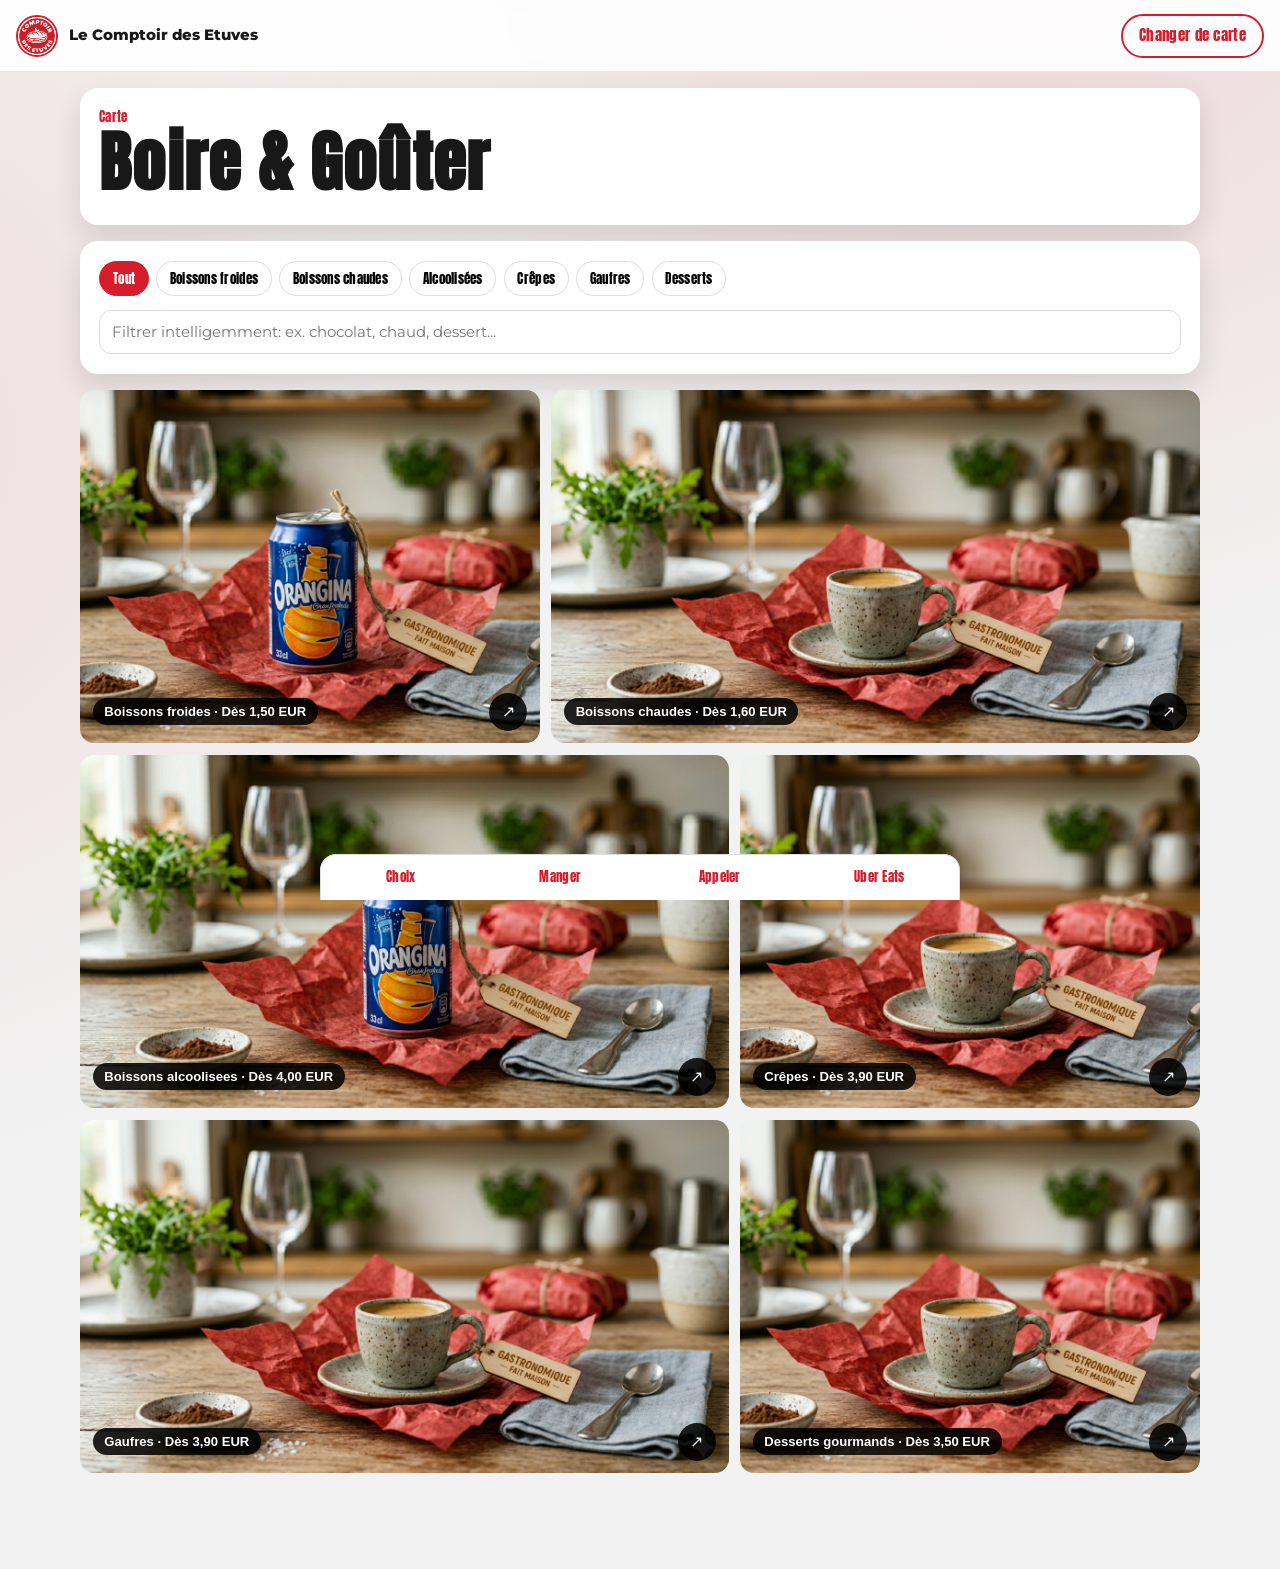
<file: boire-gouter.html>
﻿<!doctype html>
<html lang="fr">
<head>
  <meta charset="UTF-8" />
  <meta name="viewport" content="width=device-width, initial-scale=1" />
  <title>Carte Boire & Go&ucirc;ter | Le Comptoir des Etuves</title>
  <meta name="description" content="Carte Boire & Go&ucirc;ter : boissons, desserts, cr&ecirc;pes, gaufres et glaces. Filtrage intelligent sur mobile." />
  <meta name="theme-color" content="#d61d2c" />
  <link rel="preconnect" href="https://fonts.googleapis.com" />
  <link rel="preconnect" href="https://fonts.gstatic.com" crossorigin />
  <link href="https://fonts.googleapis.com/css2?family=Anton&family=Montserrat:wght@400;500;600;700;800&display=swap" rel="stylesheet" />
  <link rel="stylesheet" href="styles.css" />
</head>
<body class="menu-category" data-menu-group="boire-gouter">
  <header class="topbar">
    <a class="brand" href="index.html">
      <img src="images/logo.png" alt="Logo Le Comptoir des Etuves" />
      <span>Le Comptoir des Etuves</span>
    </a>
    <a class="btn btn-outline" href="carte.html">Changer de carte</a>
  </header>

  <main class="menu-page-main">
    <section class="section menu-headline">
      <p class="kicker">Carte</p>
      <h1>Boire &amp; Go&ucirc;ter</h1>
    </section>

    <section class="section smart-filters">
      <div class="filters-row" id="menuFilters">
        <button class="filter-chip is-active" data-filter="all" type="button">Tout</button>
        <button class="filter-chip" data-filter="boissons-froides" type="button">Boissons froides</button>
        <button class="filter-chip" data-filter="boissons-chaudes" type="button">Boissons chaudes</button>
        <button class="filter-chip" data-filter="alcool" type="button">Alcoolis&eacute;es</button>
        <button class="filter-chip" data-filter="crepes" type="button">Cr&ecirc;pes</button>
        <button class="filter-chip" data-filter="gaufres" type="button">Gaufres</button>
        <button class="filter-chip" data-filter="desserts" type="button">Desserts</button>
      </div>
      <input id="menuSearch" class="menu-search" type="search" placeholder="Filtrer intelligemment: ex. chocolat, chaud, dessert..." />
    </section>

    <section class="menu-gallery-grid" id="productsGrid" aria-label="Produits boire et go&ucirc;ter"></section>
  </main>

  <section class="detail-modal" id="detailView" hidden aria-modal="true" role="dialog" aria-labelledby="detailTitle">
    <div class="detail-backdrop" id="detailBackdrop"></div>
    <article class="detail-card modal-card" id="detailContent"></article>
    <button class="detail-close" id="closeDetail" type="button" aria-label="Fermer le d&eacute;tail">&times;</button>
  </section>

  <nav class="mobile-actions" aria-label="Actions rapides mobile">
    <a href="carte.html">Choix</a>
    <a href="manger.html">Manger</a>
    <a href="tel:+33000000000">Appeler</a>
    <a href="#">Uber Eats</a>
  </nav>

  <script src="script.js"></script>
</body>
</html>
</file>
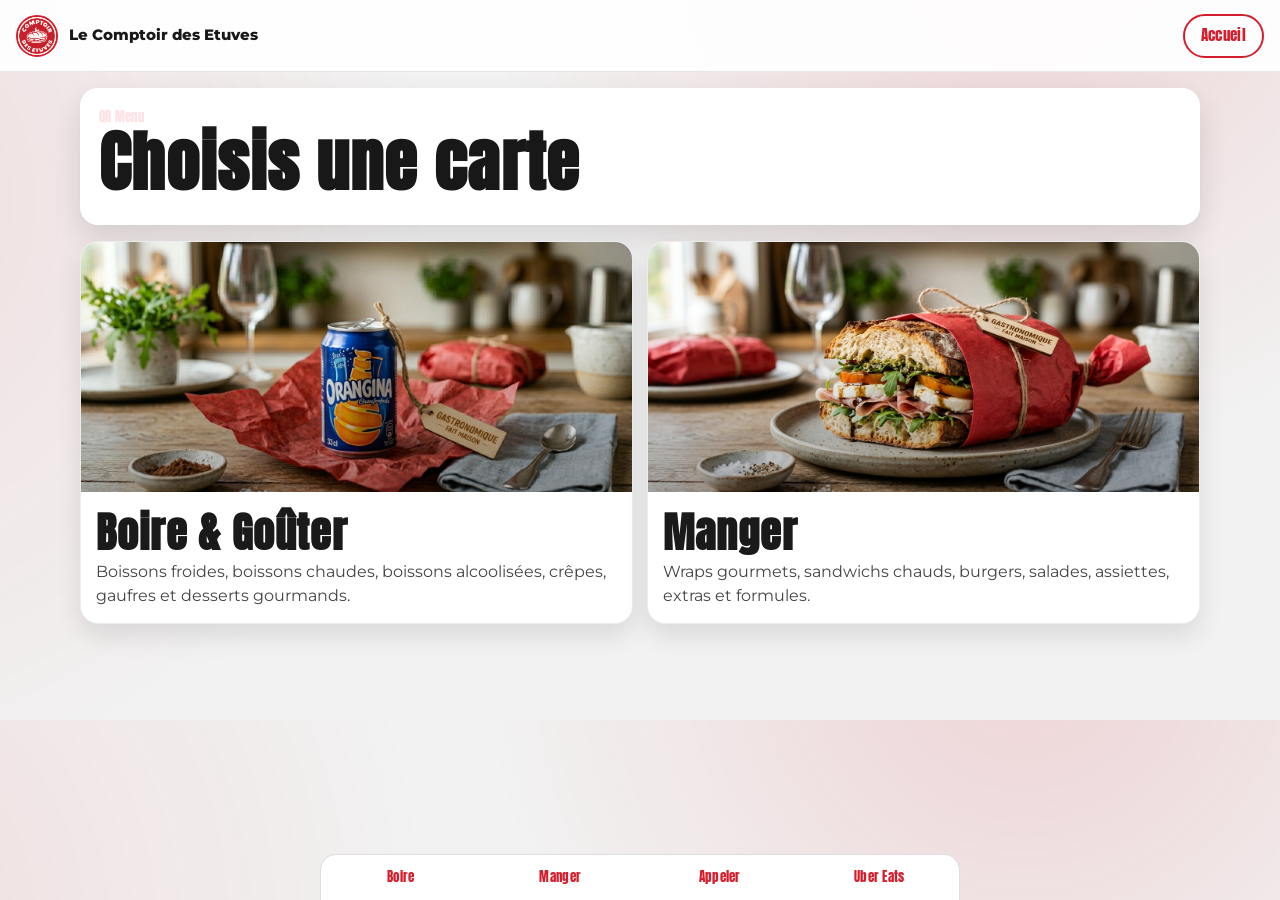
<file: carte.html>
<!doctype html>
<html lang="fr">
<head>
  <meta charset="UTF-8" />
  <meta name="viewport" content="width=device-width, initial-scale=1" />
  <title>Carte | Choisir une carte</title>
  <meta name="description" content="Choisissez votre carte : Boire et go&ucirc;ter ou Manger. Navigation rapide mobile et QR code." />
  <meta name="theme-color" content="#d61d2c" />
  <link rel="preconnect" href="https://fonts.googleapis.com" />
  <link rel="preconnect" href="https://fonts.gstatic.com" crossorigin />
  <link href="https://fonts.googleapis.com/css2?family=Anton&family=Montserrat:wght@400;500;600;700;800&display=swap" rel="stylesheet" />
  <link rel="stylesheet" href="styles.css" />
</head>
<body class="menu-selector">
  <header class="topbar">
    <a class="brand" href="index.html">
      <img src="images/logo.png" alt="Logo Le Comptoir des Etuves" />
      <span>Le Comptoir des Etuves</span>
    </a>
    <a class="btn btn-outline" href="index.html">Accueil</a>
  </header>

  <main class="selector-main">
    <section class="section selector-hero">
      <p class="kicker">QR Menu</p>
      <h1>Choisis une carte</h1>
    </section>

    <section class="selector-card-grid">
      <a class="selector-card" href="boire-gouter.html" aria-label="Ouvrir la carte Boire et go&ucirc;ter">
        <figure class="selector-figure">
          <img src="images/boisson.png" alt="Boissons et desserts" />
          <div class="selector-gradient"></div>
        </figure>
        <article class="selector-copy">
          <h2>Boire &amp; Go&ucirc;ter</h2>
          <p>Boissons froides, boissons chaudes, boissons alcoolis&eacute;es, cr&ecirc;pes, gaufres et desserts gourmands.</p>
        </article>
      </a>

      <a class="selector-card" href="manger.html" aria-label="Ouvrir la carte Manger">
        <figure class="selector-figure">
          <img src="images/sandwich.png" alt="Plats, burgers et sandwichs" />
          <div class="selector-gradient"></div>
        </figure>
        <article class="selector-copy">
          <h2>Manger</h2>
          <p>Wraps gourmets, sandwichs chauds, burgers, salades, assiettes, extras et formules.</p>
        </article>
      </a>
    </section>
  </main>

  <nav class="mobile-actions" aria-label="Actions rapides mobile">
    <a href="boire-gouter.html">Boire</a>
    <a href="manger.html">Manger</a>
    <a href="tel:+33000000000">Appeler</a>
    <a href="#">Uber Eats</a>
  </nav>

  <script src="script.js"></script>
</body>
</html>
</file>
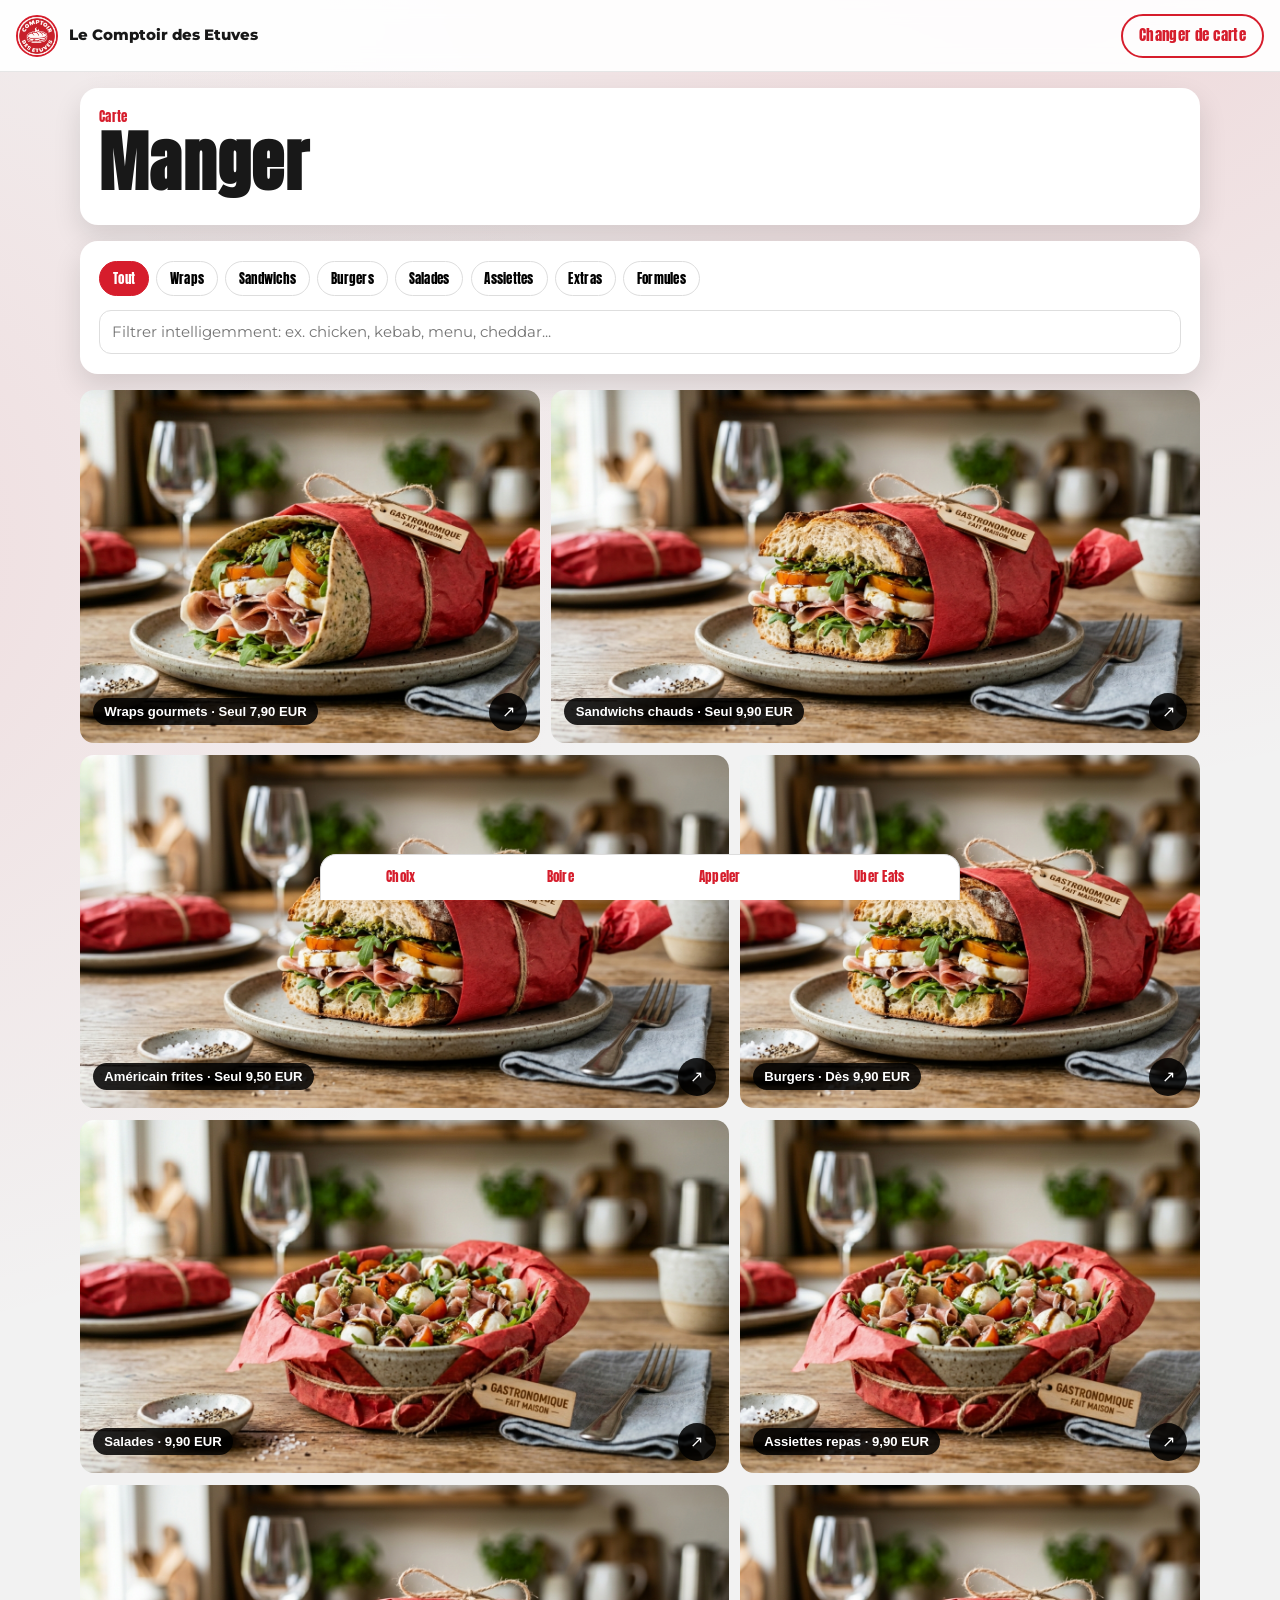
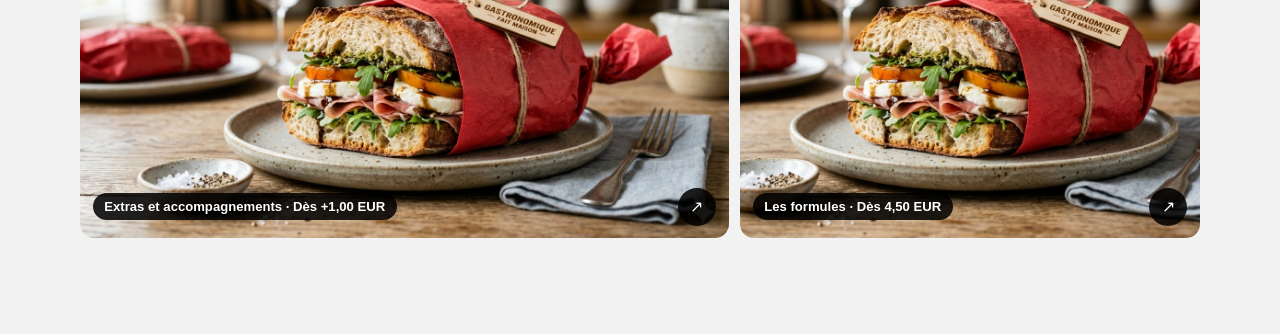
<file: manger.html>
﻿<!doctype html>
<html lang="fr">
<head>
  <meta charset="UTF-8" />
  <meta name="viewport" content="width=device-width, initial-scale=1" />
  <title>Carte Manger | Le Comptoir des Etuves</title>
  <meta name="description" content="Carte Manger : wraps, sandwichs, burgers, salades, assiettes, extras et formules. Filtrage intelligent sur mobile." />
  <meta name="theme-color" content="#d61d2c" />
  <link rel="preconnect" href="https://fonts.googleapis.com" />
  <link rel="preconnect" href="https://fonts.gstatic.com" crossorigin />
  <link href="https://fonts.googleapis.com/css2?family=Anton&family=Montserrat:wght@400;500;600;700;800&display=swap" rel="stylesheet" />
  <link rel="stylesheet" href="styles.css" />
</head>
<body class="menu-category" data-menu-group="manger">
  <header class="topbar">
    <a class="brand" href="index.html">
      <img src="images/logo.png" alt="Logo Le Comptoir des Etuves" />
      <span>Le Comptoir des Etuves</span>
    </a>
    <a class="btn btn-outline" href="carte.html">Changer de carte</a>
  </header>

  <main class="menu-page-main">
    <section class="section menu-headline">
      <p class="kicker">Carte</p>
      <h1>Manger</h1>
    </section>

    <section class="section smart-filters">
      <div class="filters-row" id="menuFilters">
        <button class="filter-chip is-active" data-filter="all" type="button">Tout</button>
        <button class="filter-chip" data-filter="wraps" type="button">Wraps</button>
        <button class="filter-chip" data-filter="sandwichs" type="button">Sandwichs</button>
        <button class="filter-chip" data-filter="burgers" type="button">Burgers</button>
        <button class="filter-chip" data-filter="salades" type="button">Salades</button>
        <button class="filter-chip" data-filter="assiettes" type="button">Assiettes</button>
        <button class="filter-chip" data-filter="extras" type="button">Extras</button>
        <button class="filter-chip" data-filter="formules" type="button">Formules</button>
      </div>
      <input id="menuSearch" class="menu-search" type="search" placeholder="Filtrer intelligemment: ex. chicken, kebab, menu, cheddar..." />
    </section>

    <section class="menu-gallery-grid" id="productsGrid" aria-label="Produits manger"></section>
  </main>

  <section class="detail-modal" id="detailView" hidden aria-modal="true" role="dialog" aria-labelledby="detailTitle">
    <div class="detail-backdrop" id="detailBackdrop"></div>
    <article class="detail-card modal-card" id="detailContent"></article>
    <button class="detail-close" id="closeDetail" type="button" aria-label="Fermer le d&eacute;tail">&times;</button>
  </section>

  <nav class="mobile-actions" aria-label="Actions rapides mobile">
    <a href="carte.html">Choix</a>
    <a href="boire-gouter.html">Boire</a>
    <a href="tel:+33000000000">Appeler</a>
    <a href="#">Uber Eats</a>
  </nav>

  <script src="script.js"></script>
</body>
</html>
</file>
<file: styles.css>
﻿:root {
  --bg: #f2f2f2;
  --text: #181818;
  --brand: #d61d2c;
  --brand-dark: #b61623;
  --paper: #ffffff;
  --muted: #666;
  --radius: 18px;
  --shadow: 0 12px 28px rgba(0, 0, 0, 0.12);
  --topbar-h: 72px;
  --reviews-scroll-duration: 34s;
}

* {
  box-sizing: border-box;
}

body {
  margin: 0;
  font-family: "Montserrat", sans-serif;
  color: var(--text);
  background:
    radial-gradient(circle at 80% -10%, rgba(214, 29, 44, 0.14), transparent 42%),
    radial-gradient(circle at -15% 28%, rgba(214, 29, 44, 0.1), transparent 40%),
    var(--bg);
  line-height: 1.45;
}

body.modal-open {
  overflow: hidden;
}

h1,
h2,
h3,
.kicker,
.badge,
.filter-chip,
.btn,
.mobile-actions a {
  font-family: "Anton", sans-serif;
  letter-spacing: 0.02em;
}

a {
  color: var(--brand);
}

.topbar {
  position: sticky;
  top: 0;
  z-index: 40;
  display: flex;
  justify-content: space-between;
  align-items: center;
  gap: 0.75rem;
  padding: 0.7rem 1rem;
  min-height: var(--topbar-h);
  background: rgba(255, 255, 255, 0.92);
  backdrop-filter: blur(10px);
  border-bottom: 1px solid #e6e6e6;
}

.brand {
  display: flex;
  align-items: center;
  gap: 0.7rem;
  color: inherit;
  text-decoration: none;
}

.brand img {
  width: 42px;
  height: 42px;
  border-radius: 50%;
  border: 2px solid var(--brand);
}

.brand span {
  font-weight: 800;
  font-size: 0.95rem;
}

.lang-toggle {
  border: 1px solid #cfcfcf;
  background: #fff;
  border-radius: 999px;
  padding: 0.45rem 0.75rem;
  font-size: 0.75rem;
  font-weight: 700;
}

main {
  width: min(1100px, 100% - 2rem);
  margin: 1rem auto 6rem;
}

.section {
  background: var(--paper);
  border-radius: var(--radius);
  box-shadow: var(--shadow);
  padding: 1.2rem;
  margin-bottom: 1rem;
}

.kicker {
  margin: 0;
  font-size: 0.82rem;
  color: #ffe0e3;
}

.menu-headline .kicker {
  color: var(--brand);
}

h1,
h2 {
  margin: 0.25rem 0 0.65rem;
  line-height: 1;
}

h1 {
  font-size: clamp(2.2rem, 11vw, 4.1rem);
}

h2 {
  font-size: clamp(1.7rem, 7vw, 2.6rem);
}

.cta-row {
  display: flex;
  flex-wrap: wrap;
  gap: 0.55rem;
  margin-top: 1rem;
}

.btn {
  display: inline-flex;
  align-items: center;
  justify-content: center;
  min-height: 44px;
  padding: 0.52rem 1rem;
  border-radius: 999px;
  text-decoration: none;
  border: 2px solid transparent;
  font-size: 0.95rem;
}

.btn-primary {
  background: #fff;
  color: var(--brand);
}

.btn-primary:hover {
  background: #ffeef0;
}

.btn-outline {
  color: var(--brand);
  border-color: var(--brand);
  background: transparent;
}

.pill-list {
  list-style: none;
  display: flex;
  flex-wrap: wrap;
  gap: 0.5rem;
  padding: 0;
  margin: 0.9rem 0 0;
}

.pill-list li {
  background: #f9dce0;
  border: 1px solid #f1bcc4;
  color: #8f1622;
  border-radius: 999px;
  padding: 0.38rem 0.8rem;
  font-size: 0.86rem;
  font-weight: 700;
}

.info-grid {
  display: grid;
  gap: 0.8rem;
}

.info-grid article {
  border: 1px solid #ececec;
  border-radius: 14px;
  padding: 0.8rem;
  background: rgba(255, 255, 255, 0.84);
}

.info-grid h3 {
  margin: 0 0 0.25rem;
  color: var(--brand);
}

.map-embed-wrap {
  margin: 0.6rem 0;
  border-radius: 14px;
  overflow: hidden;
  border: 1px solid #e5e5e5;
}

.map-embed-wrap iframe {
  width: 100%;
  height: 250px;
  border: 0;
  display: block;
}

.review-carousel {
  position: relative;
  overflow: hidden;
  min-height: 180px;
  margin-top: 0.8rem;
  border-radius: 14px;
  border: 1px solid rgba(255, 255, 255, 0.16);
  background: rgba(255, 255, 255, 0.04);
  padding: 0.7rem 0;
}

.review-track {
  display: flex;
  width: max-content;
  gap: 0.85rem;
  will-change: transform;
  animation: reviews-ltr var(--reviews-scroll-duration) linear infinite;
}

.review {
  width: clamp(215px, 34vw, 300px);
  min-height: 142px;
  display: flex;
  flex-direction: column;
  justify-content: space-between;
  gap: 0.4rem;
  border: 1px solid #ffd2d8;
  border-radius: 12px;
  padding: 0.82rem;
  background: #fff;
  color: #201d1e;
  box-shadow: 0 10px 24px rgba(0, 0, 0, 0.2);
}

.review p {
  margin: 0;
  font-size: 0.86rem;
  line-height: 1.42;
}

.review-meta {
  display: flex;
  justify-content: space-between;
  gap: 0.6rem;
  color: #9f1f2c;
  font-weight: 700;
  font-size: 0.82rem;
}

.review small {
  color: #7b6668;
  font-size: 0.75rem;
}

.review-carousel:hover .review-track {
  animation-play-state: paused;
}

.btn-review {
  margin: 0.95rem auto 0;
  display: flex;
  width: min(340px, 100%);
  background: #fff;
  color: var(--brand);
  border: 1px solid #ffd5da;
  font-size: 1.05rem;
}

.best-sellers {
  margin-top: 1.1rem;
}

.best-sellers h3 {
  margin: 0 0 0.55rem;
  font-size: 1.35rem;
  color: #fff;
}

.best-seller-stage {
  position: relative;
  height: clamp(230px, 38vw, 340px);
  border-radius: 14px;
  overflow: hidden;
  border: 1px solid rgba(255, 255, 255, 0.16);
  background: rgba(255, 255, 255, 0.06);
}

.best-seller-slide {
  position: absolute;
  inset: 0;
  opacity: 0;
  transform: scale(1.03);
  transition: opacity 420ms ease, transform 420ms ease;
}

.best-seller-slide.is-active {
  opacity: 1;
  transform: scale(1);
}

.best-seller-slide img {
  display: block;
  width: 100%;
  height: 100%;
  object-fit: cover;
}

.best-seller-nav {
  margin-top: 0.55rem;
  display: grid;
  grid-template-columns: repeat(3, minmax(0, 1fr));
  overflow: hidden;
  gap: 0.45rem;
}

.best-seller-nav-progressive {
  border-radius: 10px;
  border: 1px solid rgba(255, 255, 255, 0.22);
  background: rgba(255, 255, 255, 0.18);
  backdrop-filter: blur(7px);
  padding: 0.22rem;
  gap: 0.22rem;
}

.best-nav-btn {
  position: relative;
  display: block;
  text-align: left;
  width: 100%;
  border: 1px solid rgba(255, 255, 255, 0.12);
  border-radius: 8px;
  background: transparent;
  color: rgba(255, 255, 255, 0.86);
  padding: 0.44rem 0.34rem 0.56rem;
  overflow: hidden;
  transition: background-color 220ms ease, color 220ms ease, border-color 220ms ease;
  cursor: pointer;
}

.best-nav-btn strong {
  display: block;
  font-size: 0.82rem;
  background: #ffffff;
  color: #1f1a1b;
  border: 1px solid #ffffff;
  border-radius: 7px;
  padding: 0.3rem 0.36rem;
  box-shadow: 0 6px 12px rgba(0, 0, 0, 0.14);
  white-space: normal;
  display: -webkit-box;
  -webkit-line-clamp: 2;
  line-clamp: 2;
  -webkit-box-orient: vertical;
  overflow: hidden;
  width: 100%;
}

.best-nav-btn.is-active {
  background: rgba(255, 255, 255, 0.9);
  border-color: rgba(255, 255, 255, 0.9);
  color: #1f1a1b;
}

.best-nav-btn.is-active strong {
  box-shadow: none;
}

.best-nav-progress {
  position: absolute;
  left: 0;
  right: 0;
  bottom: 0;
  height: 2px;
  background: rgba(255, 255, 255, 0.36);
}

.best-nav-progress::after {
  content: "";
  display: block;
  width: 0;
  height: 100%;
  background: var(--brand);
}

.best-nav-progress.is-running::after {
  width: 100%;
  transition: width var(--best-progress-duration, 9s) linear;
}

.uber-block {
  border: 2px solid #f1c4ca;
}

.site-footer {
  padding: 1.2rem 1rem 5.4rem;
  text-align: center;
  color: #444;
}

.mobile-actions {
  position: fixed;
  left: 0;
  right: 0;
  bottom: 0;
  z-index: 45;
  display: grid;
  grid-template-columns: repeat(4, 1fr);
  background: #fff;
  border-top: 1px solid #ddd;
}

.mobile-actions a {
  text-align: center;
  text-decoration: none;
  color: var(--brand);
  font-size: 0.82rem;
  padding: 0.75rem 0.2rem 0.85rem;
}

.home main {
  width: min(1200px, 100% - 1rem);
  margin: 0 auto 6rem;
}

.home .panels {
  position: relative;
  margin-top: 0.4rem;
}

.home .panel {
  position: sticky;
  top: calc(var(--topbar-h) - 4px);
  min-height: calc(100svh - var(--topbar-h));
  border-radius: 22px;
  margin-bottom: 6.7svh;
  overflow: hidden;
  display: flex;
  align-items: center;
  box-shadow: var(--shadow);
}

.home .panel:last-child {
  margin-bottom: 0;
}

.home .panel-grid {
  position: absolute;
  inset: 0;
  background-image:
    linear-gradient(to right, rgba(255, 255, 255, 0.16) 1px, transparent 1px),
    linear-gradient(to bottom, rgba(255, 255, 255, 0.16) 1px, transparent 1px);
  background-size: 52px 52px;
  mask-image: radial-gradient(ellipse 62% 52% at 50% 0%, #000 70%, transparent 100%);
  pointer-events: none;
}

.home .panel-content {
  position: relative;
  z-index: 1;
  width: min(980px, 100% - 2rem);
  margin: 0 auto;
  padding: 1.4rem 0;
}

.home .panel-hero {
  background: linear-gradient(135deg, #d61d2c 0%, #f03f51 80%);
  color: #fff;
}

.home .panel-hero .btn-outline {
  color: #fff;
  border-color: #fff;
}

.home .hero-subtitle {
  max-width: 60ch;
}

.home .panel-intro {
  background: #f8f8f8;
  color: #1b1b1b;
}

.home .panel-intro .kicker,
.home .panel-intro .pill-list li {
  color: #1b1b1b;
}

.intro-layout {
  display: grid;
  gap: 1rem;
}

.intro-image-card {
  margin: 0 auto;
  width: min(100%, 380px);
  aspect-ratio: 4 / 3;
  position: relative;
  overflow: visible;
  border: 0;
  background: transparent;
}

.intro-image-main,
.intro-image-secondary {
  position: absolute;
  display: block;
  border-radius: 16px;
  border: 1px solid #ddd;
  box-shadow: 0 12px 24px rgba(0, 0, 0, 0.14);
  background: #fff;
  padding: 0.2rem;
  width: auto;
  max-width: 100%;
  max-height: 100%;
  object-fit: contain;
}

.intro-image-main {
  top: 0;
  left: 0;
  width: 72%;
  height: 82%;
}

.intro-image-secondary {
  right: 0;
  bottom: 0;
  width: 48%;
  height: 56%;
}

.home .panel-practical {
  background: linear-gradient(135deg, #fff 0%, #fff5f6 100%);
}

.home .panel-reviews {
  background: linear-gradient(135deg, #171717 0%, #0f0f10 100%);
  color: #fff;
}

.home .panel-about {
  background: #fdfdfd;
}

.owner-card {
  margin-top: 0.85rem;
  max-width: 300px;
}

.owner-card img {
  display: block;
  width: 100%;
  aspect-ratio: 1 / 1;
  object-fit: cover;
  border-radius: 18px;
  box-shadow: 0 10px 22px rgba(0, 0, 0, 0.16);
}

.owner-name {
  margin: 0.7rem 0 0.2rem;
  color: var(--brand);
  font-weight: 800;
  font-size: 1.9rem;
}

.owner-note {
  margin: 0;
  color: #343434;
  font-size: 1.02rem;
  font-weight: 700;
}

.home .panel-uber {
  background: linear-gradient(135deg, #d61d2c 0%, #bc1422 100%);
  color: #fff;
}

.home .panel-uber .btn-outline {
  border-color: #fff;
  color: #fff;
}

.uber-promo {
  max-width: 560px;
  border: 1px solid rgba(255, 255, 255, 0.44);
  border-radius: 16px;
  padding: 0.9rem;
  background: rgba(255, 255, 255, 0.08);
  backdrop-filter: blur(4px);
}

.uber-logo-image {
  display: block;
  width: min(220px, 70%);
  height: auto;
  border-radius: 10px;
  margin: 0 0 0.8rem;
  background: #fff;
  padding: 0.22rem 0.35rem;
}

.uber-promo-lead {
  margin: 0;
}

.uber-promo-list {
  margin: 0.65rem 0 0.9rem;
  padding-left: 1rem;
}

.uber-promo-list li {
  margin-bottom: 0.3rem;
}

.selector-main {
  width: min(1120px, 100% - 1.4rem);
  margin: 1rem auto 6rem;
}

.selector-hero p {
  max-width: 66ch;
}

.selector-card-grid {
  display: grid;
  gap: 0.9rem;
}

.selector-card {
  display: block;
  border-radius: 18px;
  border: 1px solid #ececec;
  background: #fff;
  box-shadow: 0 12px 26px rgba(0, 0, 0, 0.1);
  overflow: hidden;
  text-decoration: none;
  color: inherit;
  transition: transform 260ms ease, box-shadow 260ms ease;
}

.selector-card:hover {
  transform: translateY(-4px);
  box-shadow: 0 18px 36px rgba(0, 0, 0, 0.16);
}

.selector-figure {
  position: relative;
  margin: 0;
  height: 250px;
  background: #f8f8f8;
}

.selector-figure img {
  width: 100%;
  height: 100%;
  object-fit: cover;
  display: block;
}

.selector-gradient {
  position: absolute;
  inset: 0;
  background: linear-gradient(to top, rgba(0, 0, 0, 0.32), transparent 56%);
}

.selector-copy {
  padding: 0.9rem 0.95rem 1rem;
}

.selector-copy h2 {
  margin: 0.35rem 0 0.4rem;
  color: #1a1a1a;
}

.selector-copy p {
  margin: 0;
  color: #444;
}

.selector-chip {
  display: inline-block;
  padding: 0.28rem 0.55rem;
  border-radius: 999px;
  background: #ffe7ea;
  color: #9f1f2c;
  font-size: 0.78rem;
  font-weight: 800;
}

.selector-link {
  display: inline-flex;
  margin-top: 0.75rem;
  padding: 0.3rem 0.75rem;
  border-radius: 999px;
  background: var(--brand);
  color: #fff;
  font-size: 0.82rem;
  font-weight: 700;
}

.menu-page-main {
  width: min(1120px, 100% - 1.4rem);
  margin: 1rem auto 6rem;
}

.smart-filters {
  position: sticky;
  top: calc(var(--topbar-h) + 8px);
  z-index: 22;
}

.filters-row {
  display: flex;
  gap: 0.45rem;
  overflow-x: auto;
  padding-bottom: 0.35rem;
}

.filters-row .filter-chip {
  flex: 0 0 auto;
}

.menu-search {
  width: 100%;
  min-height: 44px;
  border: 1px solid #dedede;
  border-radius: 12px;
  margin-top: 0.55rem;
  padding: 0.6rem 0.72rem;
  font-family: "Montserrat", sans-serif;
  font-size: 0.92rem;
}

.menu-gallery-grid {
  display: grid;
  grid-template-columns: repeat(12, minmax(0, 1fr));
  gap: 0.7rem;
  margin-top: 1rem;
  margin-bottom: 5.6rem;
}

.gallery-card {
  grid-column: span 12;
  position: relative;
  border-radius: 14px;
  overflow: hidden;
  min-height: 240px;
  background: #f2f2f2;
  cursor: pointer;
  border: 0;
  padding: 0;
  transform: translateY(20px);
  opacity: 0;
  transition: transform 420ms ease, opacity 420ms ease;
}

.gallery-card.is-visible {
  transform: translateY(0);
  opacity: 1;
}

.gallery-card img {
  width: 100%;
  height: 100%;
  object-fit: cover;
  display: block;
}

.gallery-overlay {
  position: absolute;
  left: 0;
  right: 0;
  bottom: 0;
  padding: 0.8rem;
  display: flex;
  justify-content: space-between;
  align-items: center;
  gap: 0.5rem;
}

.gallery-label {
  display: inline-flex;
  align-items: center;
  border-radius: 999px;
  padding: 0.36rem 0.72rem;
  background: rgba(0, 0, 0, 0.86);
  color: #fff;
  font-size: 0.82rem;
  font-weight: 700;
  max-width: calc(100% - 56px);
  overflow: hidden;
  text-overflow: ellipsis;
  white-space: nowrap;
}

.gallery-arrow {
  width: 38px;
  height: 38px;
  border-radius: 50%;
  background: rgba(0, 0, 0, 0.86);
  color: #fff;
  display: grid;
  place-items: center;
  font-size: 1rem;
}

.main-cards {
  display: grid;
  gap: 0.8rem;
}

.category-card {
  text-align: left;
  border: 2px solid #e7e7e7;
  border-radius: 18px;
  padding: 1rem;
  background: #fff;
}

.category-card.is-active {
  border-color: var(--brand);
  background: linear-gradient(130deg, #fff, #fff4f6);
}

.badge {
  color: var(--brand);
  font-size: 0.85rem;
}

.filters {
  display: flex;
  flex-wrap: wrap;
  gap: 0.5rem;
}

.filter-chip {
  border: 1px solid #ddd;
  border-radius: 999px;
  padding: 0.45rem 0.8rem;
  background: #fff;
  font-size: 0.82rem;
}

.filter-chip.is-active {
  background: var(--brand);
  color: #fff;
  border-color: var(--brand);
}

.products-grid {
  display: grid;
  gap: 0.75rem;
  grid-template-columns: 1fr;
}

.product-card {
  border-radius: 16px;
  border: 1px solid #eee;
  background: #fff;
  overflow: hidden;
}

.product-card button {
  width: 100%;
  background: none;
  border: none;
  text-align: left;
  padding: 0;
  color: inherit;
}

.product-media {
  min-height: 100px;
  padding: 0.85rem;
  background: linear-gradient(145deg, var(--brand), #ff3d4f);
  color: #fff;
}

.product-media.is-wide {
  min-height: 144px;
}

.product-media.is-tall {
  min-height: 190px;
}

.product-content {
  padding: 0.85rem;
}

.product-title-row {
  display: flex;
  justify-content: space-between;
  gap: 0.5rem;
  align-items: baseline;
}

.price {
  font-weight: 800;
  color: var(--brand);
}

.meta {
  color: var(--muted);
  font-size: 0.86rem;
  margin-top: 0.2rem;
}

.detail-view[hidden] {
  display: none;
}

.detail-card {
  border: 2px solid #f0d7da;
  border-radius: 18px;
  padding: 1rem;
  background: #fff8f8;
}

.detail-card h3 {
  margin-top: 0;
}

.detail-items {
  list-style: none;
  margin: 0;
  padding: 0;
}

.detail-items li {
  padding: 0.38rem 0;
  border-bottom: 1px dashed #ecc1c7;
  display: flex;
  justify-content: space-between;
  gap: 0.8rem;
}

.detail-modal[hidden] {
  display: none;
}

.detail-modal {
  position: fixed;
  inset: 0;
  z-index: 60;
  display: grid;
  place-items: center;
  padding: 1rem;
}

.detail-backdrop {
  position: absolute;
  inset: 0;
  background: rgba(11, 11, 11, 0.68);
  backdrop-filter: blur(2px);
}

.modal-card {
  position: relative;
  z-index: 1;
  width: min(760px, calc(100vw - 1.2rem));
  max-height: calc(100vh - 2rem);
  overflow: auto;
  box-shadow: 0 26px 60px rgba(0, 0, 0, 0.42);
}

.detail-close {
  position: absolute;
  z-index: 2;
  top: max(1rem, env(safe-area-inset-top, 1rem));
  right: max(1rem, env(safe-area-inset-right, 1rem));
  width: 44px;
  height: 44px;
  border-radius: 50%;
  border: 0;
  font-size: 1.7rem;
  line-height: 1;
  color: #fff;
  background: rgba(0, 0, 0, 0.72);
  cursor: pointer;
}

.detail-image {
  width: 100%;
  border-radius: 12px;
  display: block;
  margin-bottom: 0.9rem;
  max-height: 300px;
  object-fit: cover;
}

.detail-description,
.detail-summary {
  margin: 0.45rem 0;
}

.detail-price {
  margin: 0.25rem 0;
  color: var(--brand);
  font-size: 1.05rem;
}


@media (min-width: 700px) {
  .info-grid {
    grid-template-columns: repeat(2, 1fr);
  }

  .intro-layout {
    grid-template-columns: 1.08fr 0.92fr;
    align-items: center;
  }

  .selector-card-grid {
    grid-template-columns: 1fr 1fr;
  }

  .gallery-card.span-5 {
    grid-column: span 5;
  }

  .gallery-card.span-7 {
    grid-column: span 7;
  }

  .gallery-card.span-6 {
    grid-column: span 6;
  }

  .best-nav-btn {
    padding: 0.7rem 0.6rem 0.78rem;
  }

  .best-nav-btn strong {
    font-size: 0.9rem;
    padding: 0.36rem 0.56rem;
  }

  .main-cards {
    grid-template-columns: 1fr 1fr;
  }

  .products-grid {
    grid-template-columns: repeat(12, 1fr);
  }

  .product-card {
    grid-column: span 6;
  }

  .product-card.wide {
    grid-column: span 7;
  }

  .product-card.narrow {
    grid-column: span 5;
  }

  .product-card.full {
    grid-column: span 12;
  }

  .mobile-actions {
    max-width: 760px;
    margin: 0 auto;
    border-left: 1px solid #ddd;
    border-right: 1px solid #ddd;
    border-top-left-radius: 16px;
    border-top-right-radius: 16px;
    left: 50%;
    transform: translateX(-50%);
  }
}

@keyframes reviews-ltr {
  from {
    transform: translateX(calc(-50% - 0.425rem));
  }
  to {
    transform: translateX(0);
  }
}
</file>
